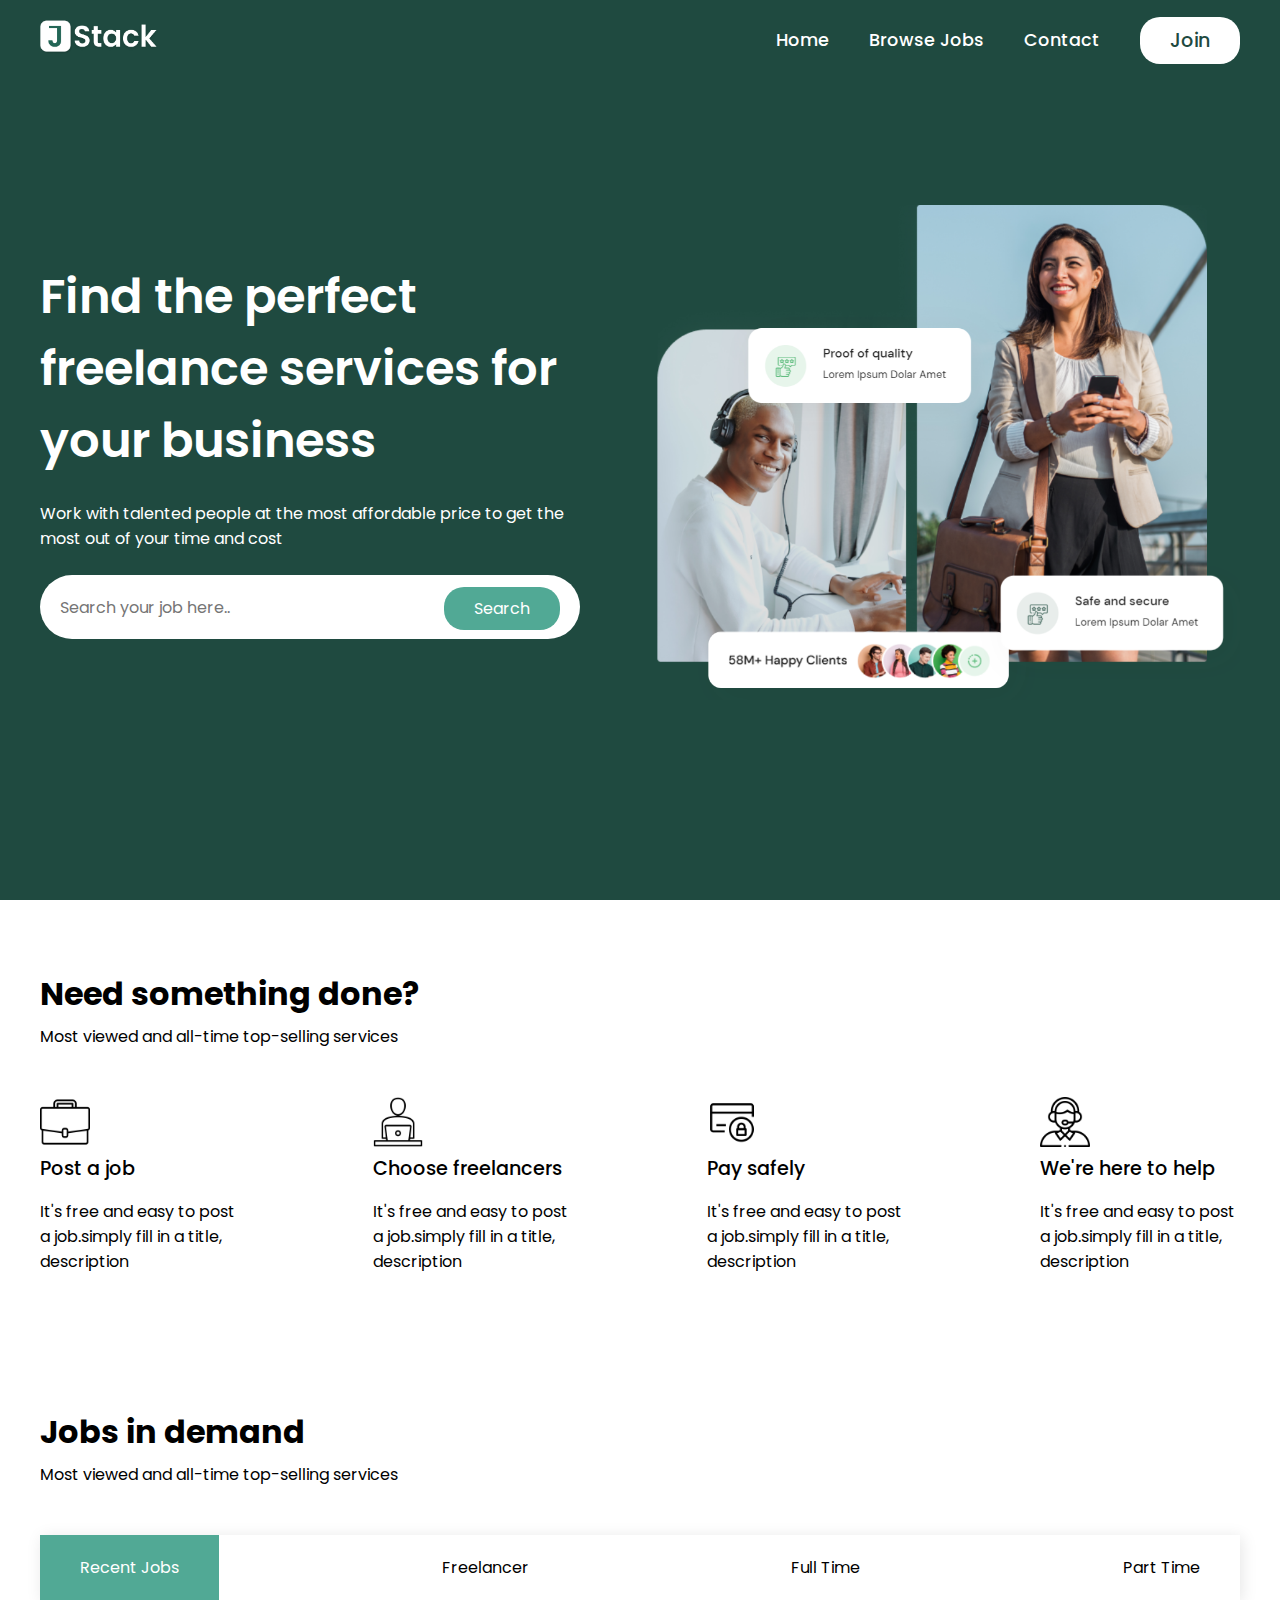
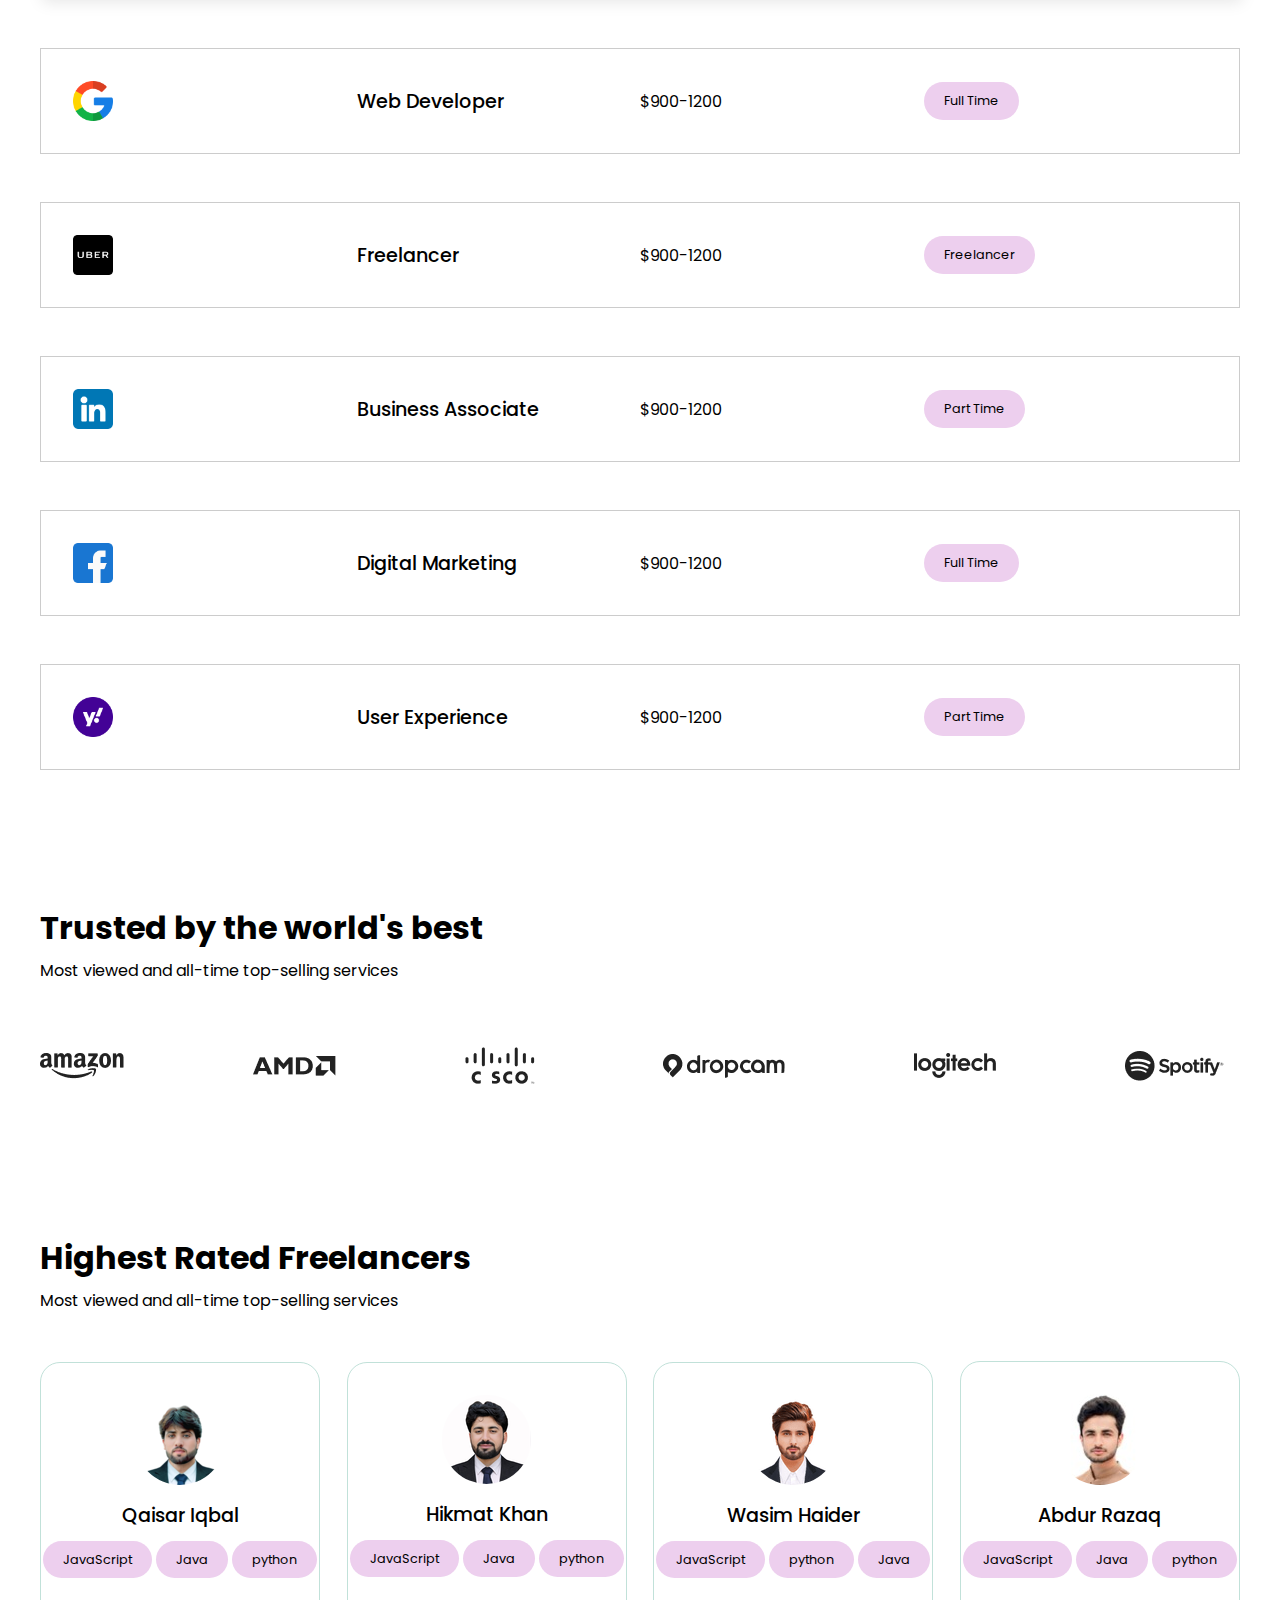
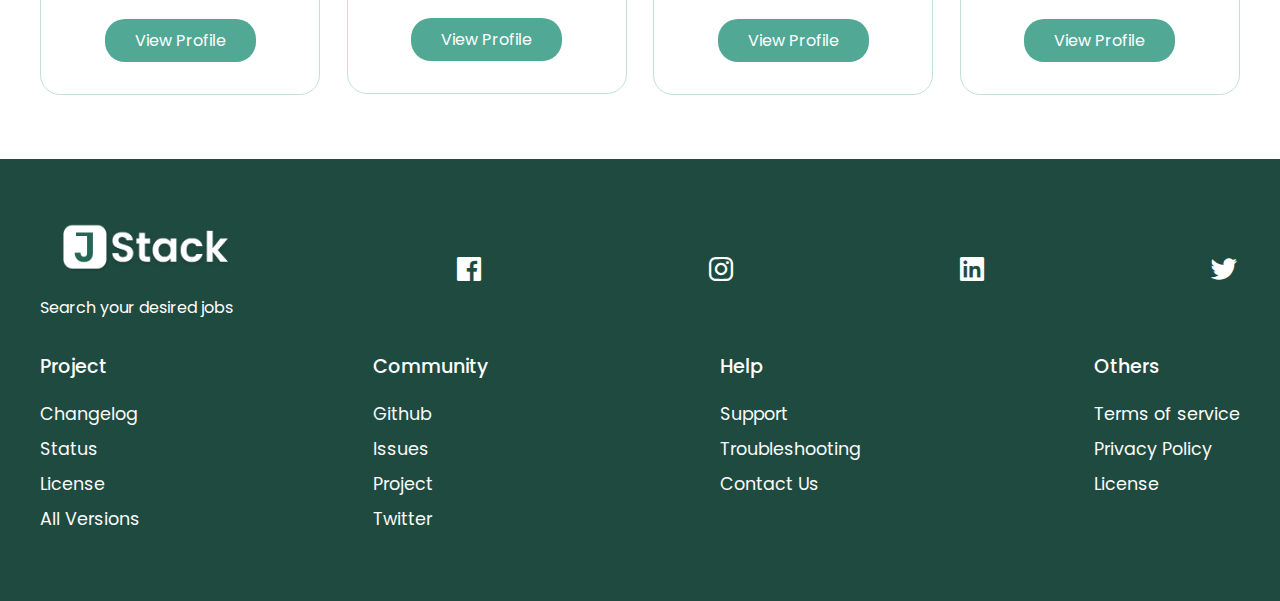
<file: index.html>
<!DOCTYPE html>
<html lang="en">

<head>
  <meta charset="UTF-8" />
  <meta name="viewport" content="width=device-width, initial-scale=1.0" />
  <title>Job Portal Website</title>
  <link rel="stylesheet" href="style.css" />
  <link href="https://unpkg.com/boxicons@2.1.4/css/boxicons.min.css" rel="stylesheet" />
</head>

<body>
  <!--Header Section-->

  <header>
    <div id="navbar" class="obj-width">
      <a href="index.html"><img src="images/logo.png" alt="" srcset="" class="logo" /></a>

      <ul id="menu">
        <li><a href="#">Home</a></li>
        <li><a href="/jobs/jobs.html">Browse Jobs</a></li>
        <li><a href="contact.html">Contact</a></li>
        <button id="w-btn">Join</button>
      </ul>
      <i id="bar" class="bx bx-menu"></i>
    </div>
  </header>

  <!-- Hero Section -->

  <section class="hero">
    <div class="hero-box obj-width">
      <div class="h-left">
        <h1>Find the perfect freelance services for your business</h1>
        <p>
          Work with talented people at the most affordable price to get the
          most out of your time and cost
        </p>
        <div class="search">
          <input type="text" placeholder="Search your job here.." />
          <a href="#" id="g-btn">Search</a>
        </div>
      </div>

      <div class="h-right">
        <img src="images/hero1.PNG" alt="" />
      </div>
    </div>
  </section>

  <!-- Features Section -->

  <section class="features sec-space obj-width">
    <h2>Need something done?</h2>
    <p>Most viewed and all-time top-selling services</p>
    <div class="fe-box">
      <div>
        <img src="images/fe 1.png" alt="" />
        <h3>Post a job</h3>
        <p>
          It's free and easy to post a job.simply fill in a title, description
        </p>
      </div>

      <div>
        <img src="images/fe 2.png" alt="" />
        <h3>Choose freelancers</h3>
        <p>
          It's free and easy to post a job.simply fill in a title, description
        </p>
      </div>

      <div>
        <img src="images/fe 3.png" alt="" />
        <h3>Pay safely</h3>
        <p>
          It's free and easy to post a job.simply fill in a title, description
        </p>
      </div>

      <div>
        <img src="images/fe 4.png" alt="" />
        <h3>We're here to help</h3>
        <p>
          It's free and easy to post a job.simply fill in a title, description
        </p>
      </div>
    </div>
  </section>

  <!-- Job Listing Section -->

  <section class="jobs sec-space obj-width">
    <h2>Jobs in demand</h2>
    <p>Most viewed and all-time top-selling services</p>

    <ul class="job-id">
      <li data-target="all" class="active">Recent Jobs</li>
      <li data-target="freelancer">Freelancer</li>
      <li data-target="fullTime  ">Full Time</li>
      <li data-target="partTime">Part Time</li>
    </ul>

    <div class="jobs-container">
      <li data-item="fullTime" class="jList">
        <img src="images/google.png" alt="" />
        <h3>Web Developer</h3>
        <p>$900-1200</p>
        <span id="key">Full Time</span>
      </li>

      <li data-item="freelancer" class="jList">
        <img src="images/uber.png" alt="" />
        <h3>Freelancer</h3>
        <p>$900-1200</p>
        <span id="key">Freelancer</span>
      </li>

      <li data-item="partTime" class="jList">
        <img src="images/linkedin.png" alt="" />
        <h3>Business Associate</h3>
        <p>$900-1200</p>
        <span id="key">Part Time</span>
      </li>

      <li data-item="fullTime" class="jList">
        <img src="images/facebook.png" alt="" />
        <h3>Digital Marketing</h3>
        <p>$900-1200</p>
        <span id="key">Full Time</span>
      </li>

      <li data-item="partTime" class="jList">
        <img src="images/yahoo.png" alt="" />
        <h3>User Experience</h3>
        <p>$900-1200</p>
        <span id="key">Part Time</span>
      </li>
    </div>
  </section>

  <!-- Brand Section -->

  <section class="trust sec-space obj-width">
    <h2>Trusted by the world's best</h2>
    <p>Most viewed and all-time top-selling services</p>

    <div class="t-box">
      <img src="images/t1.png" alt="" />
      <img src="images/t2.png" alt="" />
      <img src="images/t3.png" alt="" />
      <img src="images/t4.png" alt="" />
      <img src="images/t5.png" alt="" />
      <img src="images/t6.png" alt="" />
    </div>
  </section>

  <!-- Team Section -->

  <section class="team sec-space obj-width">
    <h2>Highest Rated Freelancers</h2>
    <p>Most viewed and all-time top-selling services</p>

    <div class="team-container">
      <div class="f1-box">
        <img src="images/qaisar.png" alt="" />
        <h3>Qaisar Iqbal</h3>
        <div class="skill">
          <span id="key">JavaScript</span>
          <span id="key">Java</span>
          <span id="key">python</span>
        </div>
        <a href="#" id="g-btn">View Profile</a>
      </div>

      <div class="f1-box">
        <img src="images/hikmat.png" alt="" />
        <h3>Hikmat Khan</h3>
        <div class="skill">
          <span id="key">JavaScript</span>
          <span id="key">Java</span>
          <span id="key">python</span>
        </div>
        <a href="#" id="g-btn">View Profile</a>
      </div>

      <div class="f1-box">
        <img src="images/waseem.png" alt="" />
        <h3>Wasim Haider</h3>
        <div class="skill">
          <span id="key">JavaScript</span>
          <span id="key">python</span>
          <span id="key">Java</span>
        </div>
        <a href="#" id="g-btn">View Profile</a>
      </div>

      <div class="f1-box">
        <img src="images/abdurazaq..jpg" alt="" />
        <h3>Abdur Razaq</h3>
        <div class="skill">
          <span id="key">JavaScript</span>
          <span id="key">Java</span>
          <span id="key">python</span>
        </div>
        <a href="#" id="g-btn">View Profile</a>
      </div>
    </div>
  </section>

  <!-- Footer Section -->

  <footer class="footer">
    <div class="obj-width">
      <div class="top">
        <div>
          <img src="images/logo.png" alt="" class="logo" />
          <p>Search your desired jobs</p>
        </div>
        <div>
          <a href="#"><i class="bx bxl-facebook-square"></i></a>
        </div>

        <div>
          <a href="#"><i class='bx bxl-instagram'></i></a>
        </div>

        <div>
          <a href="#"><i class='bx bxl-linkedin-square'></i></a>
        </div>

        <div>
          <a href="#"><i class='bx bxl-twitter'></i></a>
        </div>

      </div>
      <div class="bottom">
        <div>
          <h3>Project</h3>
          <a href="#">Changelog</a>
          <a href="#">Status</a>
          <a href="#">License</a>
          <a href="#">All Versions</a>
        </div>

        <div>
          <h3>Community</h3>
          <a href="#">Github</a>
          <a href="#">Issues</a>
          <a href="#">Project</a>
          <a href="#">Twitter</a>
        </div>

        <div>
          <h3>Help</h3>
          <a href="#">Support</a>
          <a href="#">Troubleshooting</a>
          <a href="#">Contact Us</a>

        </div>

        <div>
          <h3>Others</h3>
          <a href="#">Terms of service</a>
          <a href="#">Privacy Policy</a>
          <a href="#">License</a>

        </div>

      </div>
    </div>
  </footer>

  <script src="script.js"></script>
  <script src="toggle.js"></script>
</body>

</html>
</file>
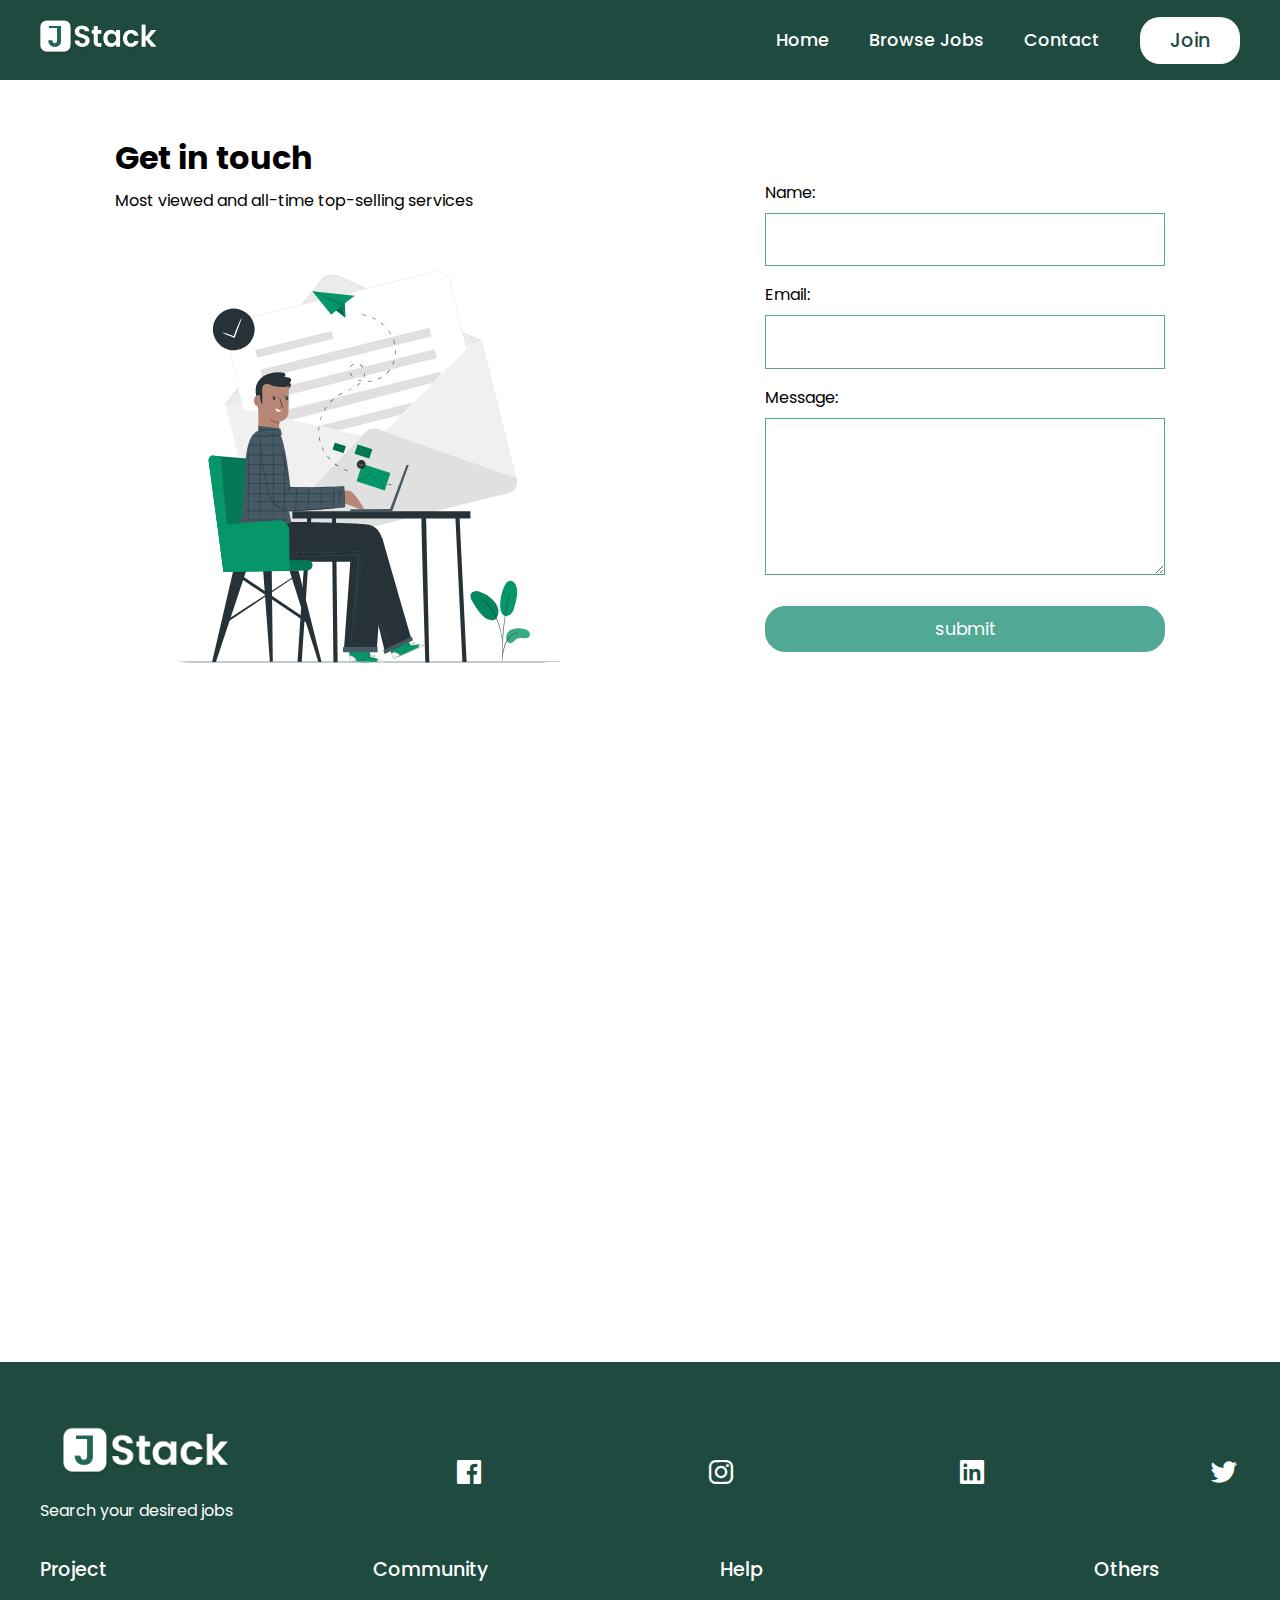
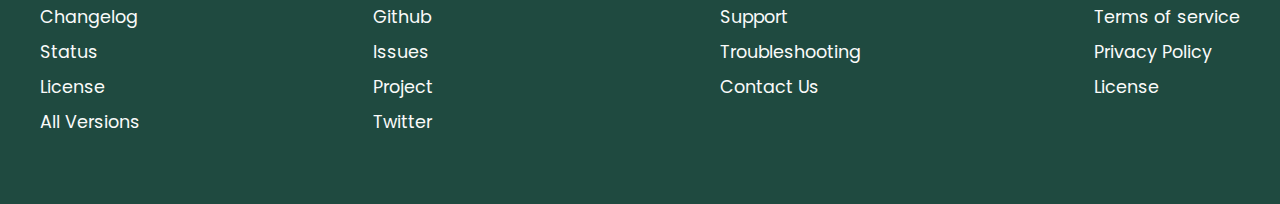
<file: contact.html>
<!DOCTYPE html>
<html lang="en">

<head>
  <meta charset="UTF-8" />
  <meta name="viewport" content="width=device-width, initial-scale=1.0" />
  <title>Job Portal Website</title>
  <link rel="stylesheet" href="style.css" />
  <link href="https://unpkg.com/boxicons@2.1.4/css/boxicons.min.css" rel="stylesheet" />
</head>

<body>
  <!--Header Section-->

  <header>
    <div id="navbar" class="obj-width">
      <a href="index.html"><img src="images/logo.png" alt="" srcset="" class="logo" /></a>

      <ul id="menu">
        <li><a href="index.html">Home</a></li>
        <li><a href="/jobs/jobs.html">Browse Jobs</a></li>
        <li><a href="contact.html">Contact</a></li>
        <button id="w-btn">Join</button>
      </ul>
      <i id="bar" class="bx bx-menu"></i>
    </div>
  </header>

  <!-- Contact -->

  <section class="contact obj-width sec-space extra-space">
    <div class="contact-img">
      <h2>Get in touch</h2>
      <p>Most viewed and all-time top-selling services</p>
      <img src="images/contact.svg" alt="">
    </div>
    <form id="contact-form" method="POST" action="">
      <label for="name">Name:</label>
      <input type="text" name="name" id="name" autocomplete="off" required />

      <label for="email">Email:</label>
      <input type="email" name="email" id="email" autocomplete="off" required />

      <label for="message">Message:</label>
      <textarea name="message" id="message" rows="5" required></textarea>

      <input type="submit" id="g-btn" value="submit">
    </form>

  </section>

  <section class="contact obj-width sec-space">
    <iframe
      src="https://www.google.com/maps/embed?pb=!1m18!1m12!1m3!1d387196.0883478202!2d-74.30985610633378!3d40.696670684352995!2m3!1f0!2f0!3f0!3m2!1i1024!2i768!4f13.1!3m3!1m2!1s0x89c24fa5d33f083b%3A0xc80b8f06e177fe62!2sNew%20York%2C%20NY%2C%20USA!5e0!3m2!1sen!2s!4v1740050254248!5m2!1sen!2s"
      width="100%" height="450" style="border:0;" allowfullscreen="" loading="lazy"
      referrerpolicy="no-referrer-when-downgrade"></iframe>
  </section>

  <!-- Footer Section -->

  <footer class="footer">
    <div class="obj-width">
      <div class="top">
        <div>
          <img src="images/logo.png" alt="" class="logo" />
          <p>Search your desired jobs</p>
        </div>
        <div>
          <a href="#"><i class="bx bxl-facebook-square"></i></a>
        </div>

        <div>
          <a href="#"><i class="bx bxl-instagram"></i></a>
        </div>

        <div>
          <a href="#"><i class="bx bxl-linkedin-square"></i></a>
        </div>

        <div>
          <a href="#"><i class="bx bxl-twitter"></i></a>
        </div>
      </div>
      <div class="bottom">
        <div>
          <h3>Project</h3>
          <a href="#">Changelog</a>
          <a href="#">Status</a>
          <a href="#">License</a>
          <a href="#">All Versions</a>
        </div>

        <div>
          <h3>Community</h3>
          <a href="#">Github</a>
          <a href="#">Issues</a>
          <a href="#">Project</a>
          <a href="#">Twitter</a>
        </div>

        <div>
          <h3>Help</h3>
          <a href="#">Support</a>
          <a href="#">Troubleshooting</a>
          <a href="#">Contact Us</a>
        </div>

        <div>
          <h3>Others</h3>
          <a href="#">Terms of service</a>
          <a href="#">Privacy Policy</a>
          <a href="#">License</a>
        </div>
      </div>
    </div>
  </footer>
  <script src="./fromSubmission.js"></script>
  <script src="script.js"></script>
  <script src="toggle.js"></script>
</body>

</html>
</file>
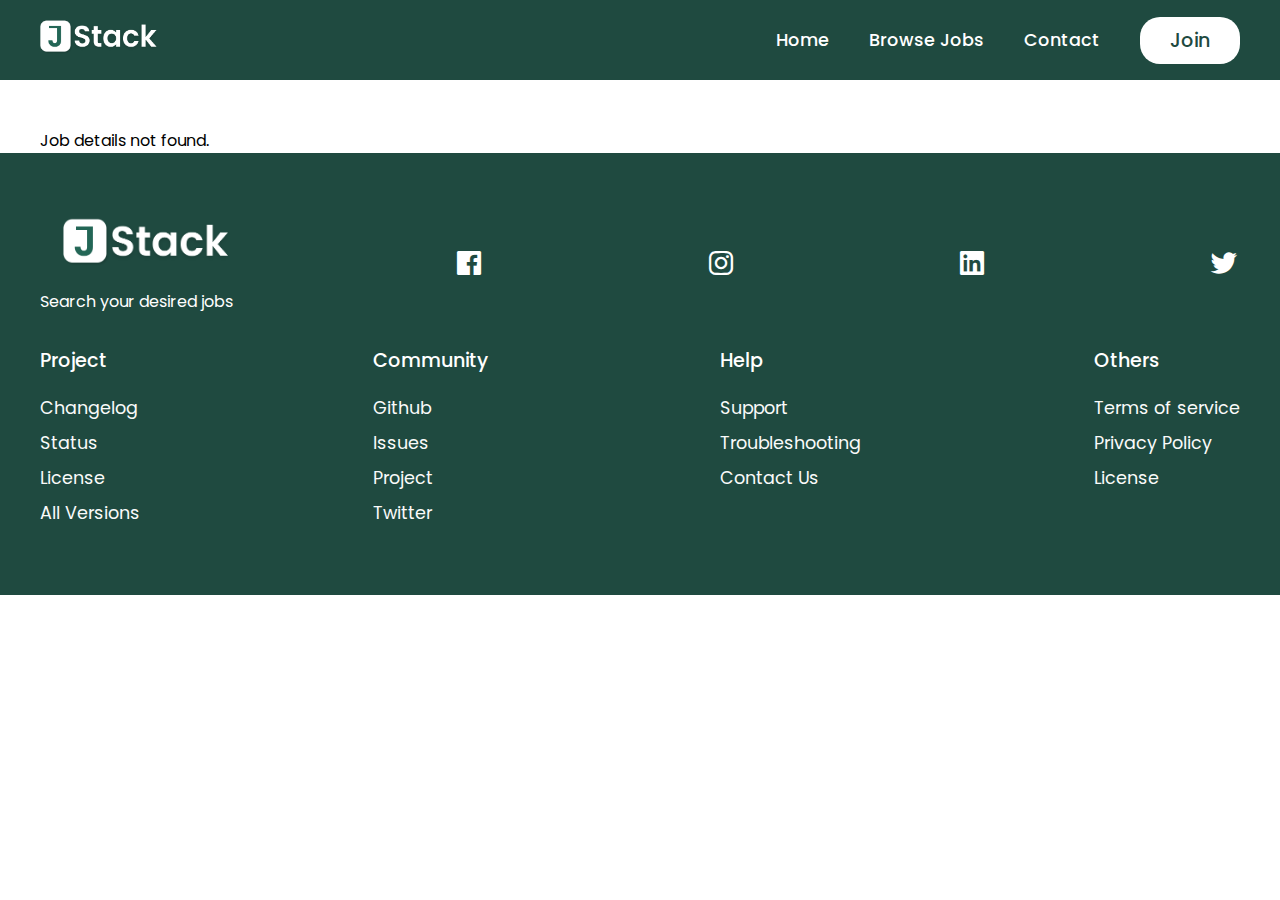
<file: jobs/job-details.html>
<!DOCTYPE html>
<html lang="en">

<head>
    <meta charset="UTF-8" />
    <meta name="viewport" content="width=device-width, initial-scale=1.0" />
    <title>Job Portal Website</title>
    <link rel="stylesheet" href="../style.css" />
    <link rel="stylesheet" href="https://unpkg.com/boxicons@2.1.4/css/boxicons.min.css" />
</head>

<body>
    <!-- Header -->

    <header>
        <div id="navbar" class="obj-width">
            <a href="../index.html"><img src="../images/logo.png" alt="" srcset="" class="logo" /></a>

            <ul id="menu">
                <li><a href="../index.html">Home</a></li>
                <li><a href="../jobs/jobs.html">Browse Jobs</a></li>
                <li><a href="../contact.html">Contact</a></li>
                <button id="w-btn">Join</button>
            </ul>
            <i id="bar" class="bx bx-menu"></i>
        </div>
    </header>

    <div id="jobDetails" class="extra-space obj-width"></div>

    <!-- footer -->

    <footer class="footer">
        <div class="obj-width">
            <div class="top">
                <div>
                    <img src="../images/logo.png" alt="" class="logo" />
                    <p>Search your desired jobs</p>
                </div>
                <div>
                    <a href="#"><i class="bx bxl-facebook-square"></i></a>
                </div>

                <div>
                    <a href="#"><i class="bx bxl-instagram"></i></a>
                </div>

                <div>
                    <a href="#"><i class="bx bxl-linkedin-square"></i></a>
                </div>

                <div>
                    <a href="#"><i class="bx bxl-twitter"></i></a>
                </div>
            </div>
            <div class="bottom">
                <div>
                    <h3>Project</h3>
                    <a href="#">Changelog</a>
                    <a href="#">Status</a>
                    <a href="#">License</a>
                    <a href="#">All Versions</a>
                </div>

                <div>
                    <h3>Community</h3>
                    <a href="#">Github</a>
                    <a href="#">Issues</a>
                    <a href="#">Project</a>
                    <a href="#">Twitter</a>
                </div>

                <div>
                    <h3>Help</h3>
                    <a href="#">Support</a>
                    <a href="#">Troubleshooting</a>
                    <a href="#">Contact Us</a>
                </div>

                <div>
                    <h3>Others</h3>
                    <a href="#">Terms of service</a>
                    <a href="#">Privacy Policy</a>
                    <a href="#">License</a>
                </div>
            </div>
        </div>
    </footer>

    <script>
        document.addEventListener("DOMContentLoaded", () => {
            const URLParam = new URLSearchParams(window.location.search);
            const index = URLParam.get("id"); // Fixed variable name

            if (!index || !jCategory || !jCategory[index]) {
                console.error("Invalid job ID or job data is missing.");
                document.getElementById("jobDetails").innerHTML = "<p>Job details not found.</p>";
                return;
            }

            const selectJob = jCategory[index];

            const jobDetailsContainer = document.getElementById("jobDetails");

            jobDetailsContainer.innerHTML = `
            <div class="job-header">
                <div class="job-img-row">
                    <img src="${selectJob.image}" alt="" />
                    <div>
                        <h2>${selectJob.companyName}</h2>
                        <span>${selectJob.location}</span>
                    </div>
                </div>
                <a href="#" id="g-btn">Apply Now</a>
            </div>
    
            <div class="features ">
                <div class="fe-box">
                    <div>
                        <img src="../images/vacancy.png" alt="" />
                        <h3>Vacancy</h3>
                        <p>${selectJob.vacancy}</p>
                    </div>
    
                    <div>
                        <img src="../images/fe 1.png" alt="" />
                        <h3>Position</h3>
                        <p>${selectJob.title}</p>
                    </div>
    
                    <div>
                        <img src="../images/hour.png" alt="" />
                        <h3>Hours</h3>
                        <p>${selectJob.hours}</p>
                    </div>
    
                    <div>
                        <img src="../images/salary.png" alt="" />
                        <h3>Salary</h3>
                        <p>${selectJob.rate}</p>
                    </div>
                </div>
            </div>
    
            <div class="job-description sec-space">
                <h3>Job description</h3>
                <p>${selectJob.description}</p>
                <h3>Employment Status</h3>
                <p>${selectJob.av}</p>
                <h3>Workplace</h3>
                <p>${selectJob.workplace}</p>
                <h3>Educational Requirements</h3>
                <p>${selectJob.education}</p>
                <h3>Experience Requirement</h3>
                <p>${selectJob.experience}</p>
            </div>`;
        });
    </script>


    <script src="jobs-list.js"></script>
    <script src="../toggle.js"></script>
    <script src="jobSearching.js"></script>
</body>

</html>
</file>
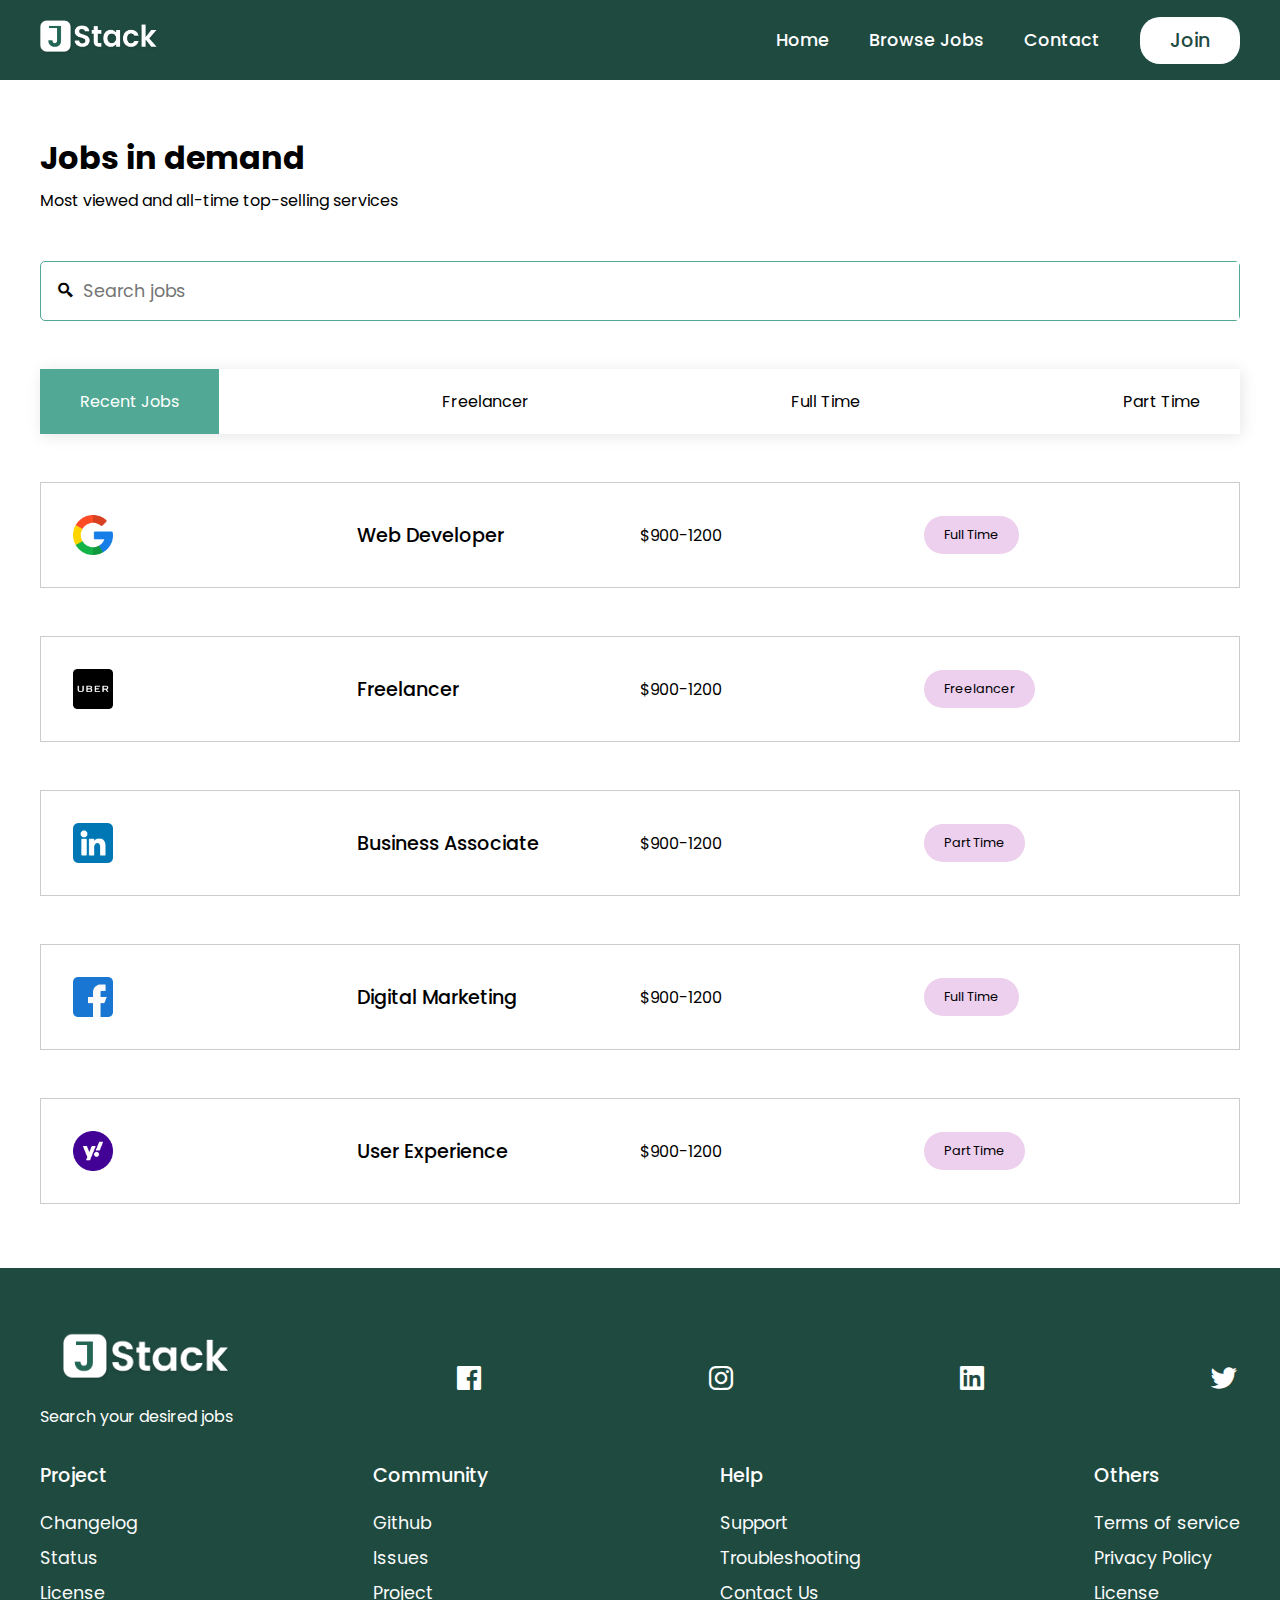
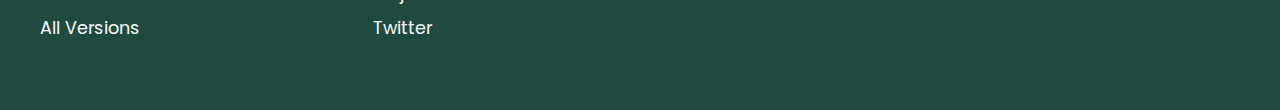
<file: jobs/jobs.html>
<!DOCTYPE html>
<html lang="en">

<head>
    <meta charset="UTF-8">
    <meta name="viewport" content="width=device-width, initial-scale=1.0">
    <title>Job Portal Website</title>
    <link rel="stylesheet" href="../style.css">
    <link rel="stylesheet" href="https://unpkg.com/boxicons@2.1.4/css/boxicons.min.css">

</head>

<body>

    <!-- Header -->

    <header>
        <div id="navbar" class="obj-width">
            <a href="../index.html"><img src="../images/logo.png" alt="" srcset="" class="logo" /></a>

            <ul id="menu">
                <li><a href="../index.html">Home</a></li>
                <li><a href="#">Browse Jobs</a></li>
                <li><a href="../contact.html">Contact</a></li>
                <button id="w-btn">Join</button>
            </ul>
            <i id="bar" class="bx bx-menu"></i>
        </div>
    </header>

    <!-- job listing section -->

    <section class="jobs sec-space obj-width extra-space">
        <h2>Jobs in demand</h2>
        <p>Most viewed and all-time top-selling services</p>

        <form>
            <i class='bx bx-search-alt-2'></i>
            <input type="text" placeholder="Search jobs" id="searchBar">
        </form>

        <ul class="job-id">
            <li data-target="all" class="active">Recent Jobs</li>
            <li data-target="freelancer">Freelancer</li>
            <li data-target="fullTime  ">Full Time</li>
            <li data-target="partTime">Part Time</li>
        </ul>

        <div class="jobs-container">
            <li data-item="fullTime" class="jList">
                <img src="../images/google.png" alt="" />
                <h3>Web Developer</h3>
                <p>$900-1200</p>
                <span id="key">Full Time</span>
            </li>

            <li data-item="freelancer" class="jList">
                <img src="../images/uber.png" alt="" />
                <h3>Freelancer</h3>
                <p>$900-1200</p>
                <span id="key">Freelancer</span>
            </li>

            <li data-item="partTime" class="jList">
                <img src="../images/linkedin.png" alt="" />
                <h3>Business Associate</h3>
                <p>$900-1200</p>
                <span id="key">Part Time</span>
            </li>

            <li data-item="fullTime" class="jList">
                <img src="../images/facebook.png" alt="" />
                <h3>Digital Marketing</h3>
                <p>$900-1200</p>
                <span id="key">Full Time</span>
            </li>

            <li data-item="partTime" class="jList">
                <img src="../images/yahoo.png" alt="" />
                <h3>User Experience</h3>
                <p>$900-1200</p>
                <span id="key">Part Time</span>
            </li>
        </div>
    </section>


    <!-- footer -->

    <footer class="footer">
        <div class="obj-width">
            <div class="top">
                <div>
                    <img src="../images/logo.png" alt="" class="logo" />
                    <p>Search your desired jobs</p>
                </div>
                <div>
                    <a href="#"><i class='bx bxl-facebook-square'></i></a>
                </div>

                <div>
                    <a href="#"><i class='bx bxl-instagram'></i></a>
                </div>

                <div>
                    <a href="#"><i class='bx bxl-linkedin-square'></i></a>
                </div>

                <div>
                    <a href="#"><i class='bx bxl-twitter'></i></a>
                </div>

            </div>
            <div class="bottom">
                <div>
                    <h3>Project</h3>
                    <a href="#">Changelog</a>
                    <a href="#">Status</a>
                    <a href="#">License</a>
                    <a href="#">All Versions</a>
                </div>

                <div>
                    <h3>Community</h3>
                    <a href="#">Github</a>
                    <a href="#">Issues</a>
                    <a href="#">Project</a>
                    <a href="#">Twitter</a>
                </div>

                <div>
                    <h3>Help</h3>
                    <a href="#">Support</a>
                    <a href="#">Troubleshooting</a>
                    <a href="#">Contact Us</a>

                </div>

                <div>
                    <h3>Others</h3>
                    <a href="#">Terms of service</a>
                    <a href="#">Privacy Policy</a>
                    <a href="#">License</a>

                </div>

            </div>
        </div>
    </footer>

</body>

</html>
</file>
<file: style.css>
@import url("https://fonts.googleapis.com/css2?family=Great+Vibes&family=Poppins:ital,wght@0,100;0,200;0,300;0,400;0,500;0,600;0,700;0,800;0,900;1,100;1,200;1,300;1,400;1,500;1,600;1,700;1,800;1,900&family=Raleway:ital,wght@0,100..900;1,100..900&display=swap");

* {
  margin: 0;
  padding: 0;
  box-sizing: border-box;
  font-family: "poppins", sans-serif;
}

body {
  position: relative;
}

h1 {
  font-size: 3rem;
  font-weight: 600;
}

h2 {
  font-size: 2rem;
  font-weight: 600px;
  line-height: 60px;
}

h3 {
  font-size: 1.2rem;
  padding-bottom: 1rem;
  font-weight: 500;
}

#w-btn {
  margin-left: 40px;
  background: #fff;
  color: #1f4a40;
  padding: 9px 30px;
  border-radius: 20px;
  font-size: 1.2rem;
  font-weight: 500;
  box-shadow: none;
  border: none;
}

#g-btn {
  text-decoration: none;
  background-color: #51a995;
  color: #fff;
  padding: 9px 30px;
  border-radius: 20px;
  cursor: pointer;
}

.sec-space {
  padding: 4rem 0;
}

.extra-space {
  padding-top: 8rem;
}

.obj-width {
  max-width: 1200px;
  margin: auto;
}

/* Navbar */

header {
  background-color: #1f4a40;
  position: fixed;
  top: 0;
  right: 0;
  width: 100%;
  z-index: 999;
}

#navbar {
  display: flex;
  justify-content: space-between;
  align-items: center;
  height: 80px;
}

#navbar .logo {
  width: 120px;
}

#menu {
  display: flex;
  justify-content: center;
  align-items: center;
  list-style: none;
}

#menu li a {
  color: #fff;
  text-decoration: none;
  margin-left: 40px;
  font-size: 1.1rem;
  font-weight: 500;
}

#bar {
  color: #fff;
  display: none;
}

/* Hero Section */

.hero {
  background-color: #1f4a40;
}

.hero-box {
  display: flex;
  justify-content: space-between;
  height: 100vh;
  align-items: center;
}

.h-left {
  width: 45%;
  color: #fff;
}

.h-left p {
  padding: 1.5rem 0;
}

.search {
  position: relative;
}

.search input {
  width: 100%;
  height: 4rem;
  border-radius: 35px;
  padding: 0 20px;
  font-size: 1rem;
  outline: none;
  border: none;
}

.search a {
  position: absolute;
  top: 12px;
  right: 20px;
}

.h-right {
  width: 50%;
}

.h-right img {
  width: 100%;
  object-fit: cover;
}

.features .fe-box {
  display: flex;
  justify-content: space-between;
  align-items: center;
  flex-wrap: wrap;
}

.features .fe-box div {
  width: 200px;
}

.features .fe-box img {
  width: 50px;
  margin-top: 3rem;
}

.jobs .job-id {
  margin-top: 3rem;
  display: flex;
  justify-content: space-between;
  align-items: center;
  list-style: none;
  box-shadow: 2px 2px 15px rgba(0, 0, 0, 0.1);
}

.jobs .job-id li {
  padding: 20px 40px;
  cursor: pointer;
  color: #000;
}

.jobs .job-id li.active {
  background: #51a995;
  color: #fff;
}

.jobs .jList {
  margin-top: 3rem;
  display: grid;
  grid-template-columns: repeat(4, 1fr);
  border: 1px solid #ccc;
  align-items: center;
  justify-items: start;
  cursor: pointer;
  color: #000;
  padding: 2rem 2rem;
}

.jobs .jList.delete {
  display: none;
}

.jobs .jList:hover {
  background: #ecf1ee;
}

.jobs .jList img {
  width: 40px;
}

.jobs .jList h3 {
  padding-bottom: 0;
}

.trust .t-box {
  display: flex;
  align-items: center;
  flex-wrap: wrap;
  justify-content: space-between;
  padding-top: 3rem;
}

.trust .t-box img {
  margin: 1rem 1rem 1rem 0;
}

.team-container {
  display: flex;
  justify-content: space-between;
  align-items: center;
  flex-wrap: wrap;
}

.team-container .f1-box {
  border: 1px solid #c1e1d9;
  width: 280px;
  padding: 2rem 0;
  border-radius: 20px;
  margin-top: 3rem;
  display: flex;
  flex-direction: column;
  justify-content: center;
  align-items: center;
}

.f1-box img {
  border-radius: 50%;
  margin-bottom: 1rem;
}

.skill {
  padding-bottom: 3rem;
}

#key {
  font-size: 0.8rem;
  background-color: #edcfee;
  padding: 10px 20px;
  border-radius: 20px;
}

/* footer */

footer {
  background: #1f4a40;
  color: #fff;
  padding: 4rem 0;
}

.top {
  display: flex;
  align-items: center;
  text-align: end;
  justify-content: space-between;
  flex-wrap: wrap;
}

.top .logo {
  width: 170px;
  margin-bottom: 1rem;
}

.top i {
  color: #fff;
  font-size: 2rem;
  margin-left: 0.5rem;
}

.bottom {
  padding-top: 2rem;
  text-align: start;
  display: flex;
  justify-content: space-between;
  flex-wrap: wrap;
}

.bottom div {
  display: flex;
  flex-direction: column;
}

.bottom a {
  text-decoration: none;
  color: #fafafa;
  line-height: 35px;
  font-size: 1.1rem;
}

/* Browse job */

.jobs form {
  margin-top: 3rem;
  width: 100%;
  border: 1px solid #51a995;
  border-radius: 5px;
  display: flex;
  justify-content: space-between;
  align-items: center;
}

.jobs form i {
  padding-left: 1rem;
  font-size: 1.1rem;
  font-weight: bold;
}

.jobs form input {
  width: 100%;
  border: none;
  outline: none;
  padding: 1rem 0.5rem;
  font-size: 1.1rem;
}

/* Job details page */

.job-header {
  display: flex;
  justify-content: space-between;
  align-items: center;
  background: #f8fcfa;
  border: 1px solid #51a995;
  border-radius: 38px;
  padding: 2rem;
}

.job-img-row {
  display: flex;
  align-items: center;
}

.job-header img {
  width: 100px;
  background: #fff;
  padding: 1rem;
  border-radius: 15px;
  margin-right: 2rem;
}

.job-description p {
  padding-bottom: 2rem;
}

  /* Contact */

  .contact {
    display: flex;
    align-items: center;
    justify-content: space-around;
  }

  .contact-img img{
    width: 100%;
    height: 100%;
    object-fit: cover;
    margin-right: 200px;
  }

  .contact form{
    max-width: 400px;

  }

  .contact input,
  .contact textarea{
    width: 100%;
    margin: 0.5rem 0 1rem 0;
    border: 1px solid #51a995;
    box-shadow: none;
    outline: none;
    padding: 0.8rem 0.5rem;
    font-size: 1.1rem;
  }


@media (max-width: 1200px) {
  .obj-width {
    width: 95%;
  }
}

@media (max-width: 699px) {
  #menu {
    background-color: #fff;
    display: block;
    width: 280px;
    height: auto;
    position: absolute;
    top: 80px;
    right: -100%;
    padding: 30px 0;
    box-shadow: 0px 2px 30px rgba(0, 0, 0, 0.2);
    border-radius: 13px;
    opacity: 0;
    transition: all 0.3s ease;
  }

  #menu.active {
    right: 10px;
    opacity: 1;
  }

  #menu li {
    padding: 1rem;
  }

  #menu li a {
    color: #1f4a40;
  }

  #bar {
    display: block;
    font-size: 1.7rem;
    cursor: pointer;
  }

  #w-btn {
    margin: 20px 0 0 50px;
    background: #1f4a40;
    color: #fff;
  }

  .hero-box {
    flex-direction: column-reverse;
    justify-content: center;
    height: auto;
    align-items: start;
    padding: 8rem 0;
  }

  .h-left {
    width: 100%;
  }

  .h-right {
    display: none;
  }

  .features .fe-box div {
    width: 40%;
  }

  .jobs .job-id {
    position: relative;
    width: 100%;
    overflow-x: scroll;
    -ms-overflow-style: none;
    scrollbar-width: none;
  }

  .jobs .job-id li {
    padding: 20px 30px;
    text-wrap: nowrap;
  }

  .jobs-container {
    display: flex;
    justify-content: space-between;
    flex-wrap: wrap;
    margin-top: 2rem;
  }

  .jobs .jList {
    width: 48%;
    margin-top: 1rem;
    grid-template-columns: repeat(1, 1fr);
    grid-gap: 15px;
    padding: 2rem 1rem;
    text-align: center;
    justify-items: center;
  }

  .team-container .f1-box {
    width: 48%;
    text-align: center;
    border-radius: 10px;
    margin-top: 1rem;
  }

  .skill {
    padding-bottom: 1rem;
  }

  /* footer */

  .top i {
    margin: 1rem 1rem 0 0;
  }
  .bottom div {
    width: 50%;
    margin-bottom: 50px;
  }

  /* job detail */

  .job-header {
    display: flex;
    flex-direction: column;
    justify-content: flex-start;
    align-items: flex-start;
    background: #f8fcf8;
    border-radius: 15px;
    padding: 1rem;
  }

  .job-img-row {
    margin-bottom: 1.5rem;
  }

  .job-header img {
    padding: 0rem;
    border-radius: 10px;
  }

  /* contact */

  .contact {
    display: flex;
    flex-direction: column;
    align-items: flex-start;
  }

  .contact-img{
    width: 100%;
  }

  .contact-img img{
    width: 70%;
    height: auto;
  }
}
</file>
